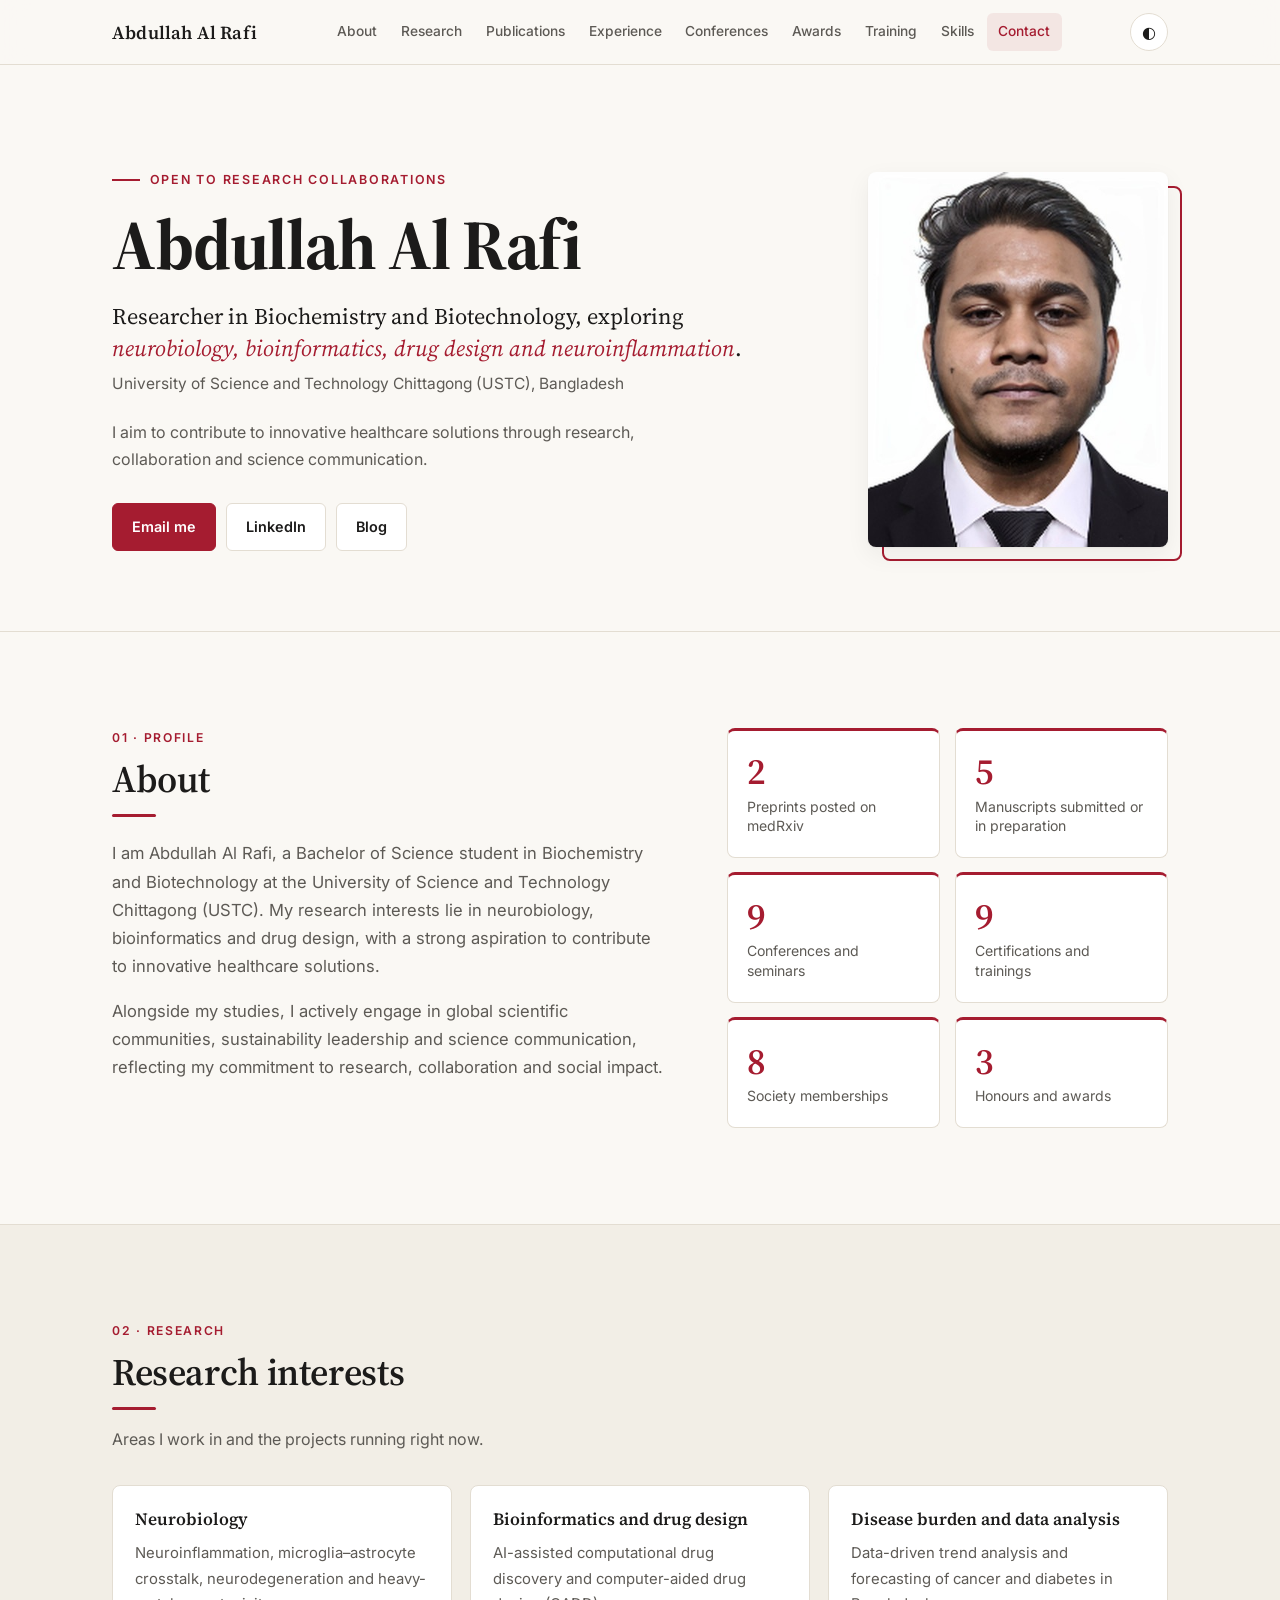
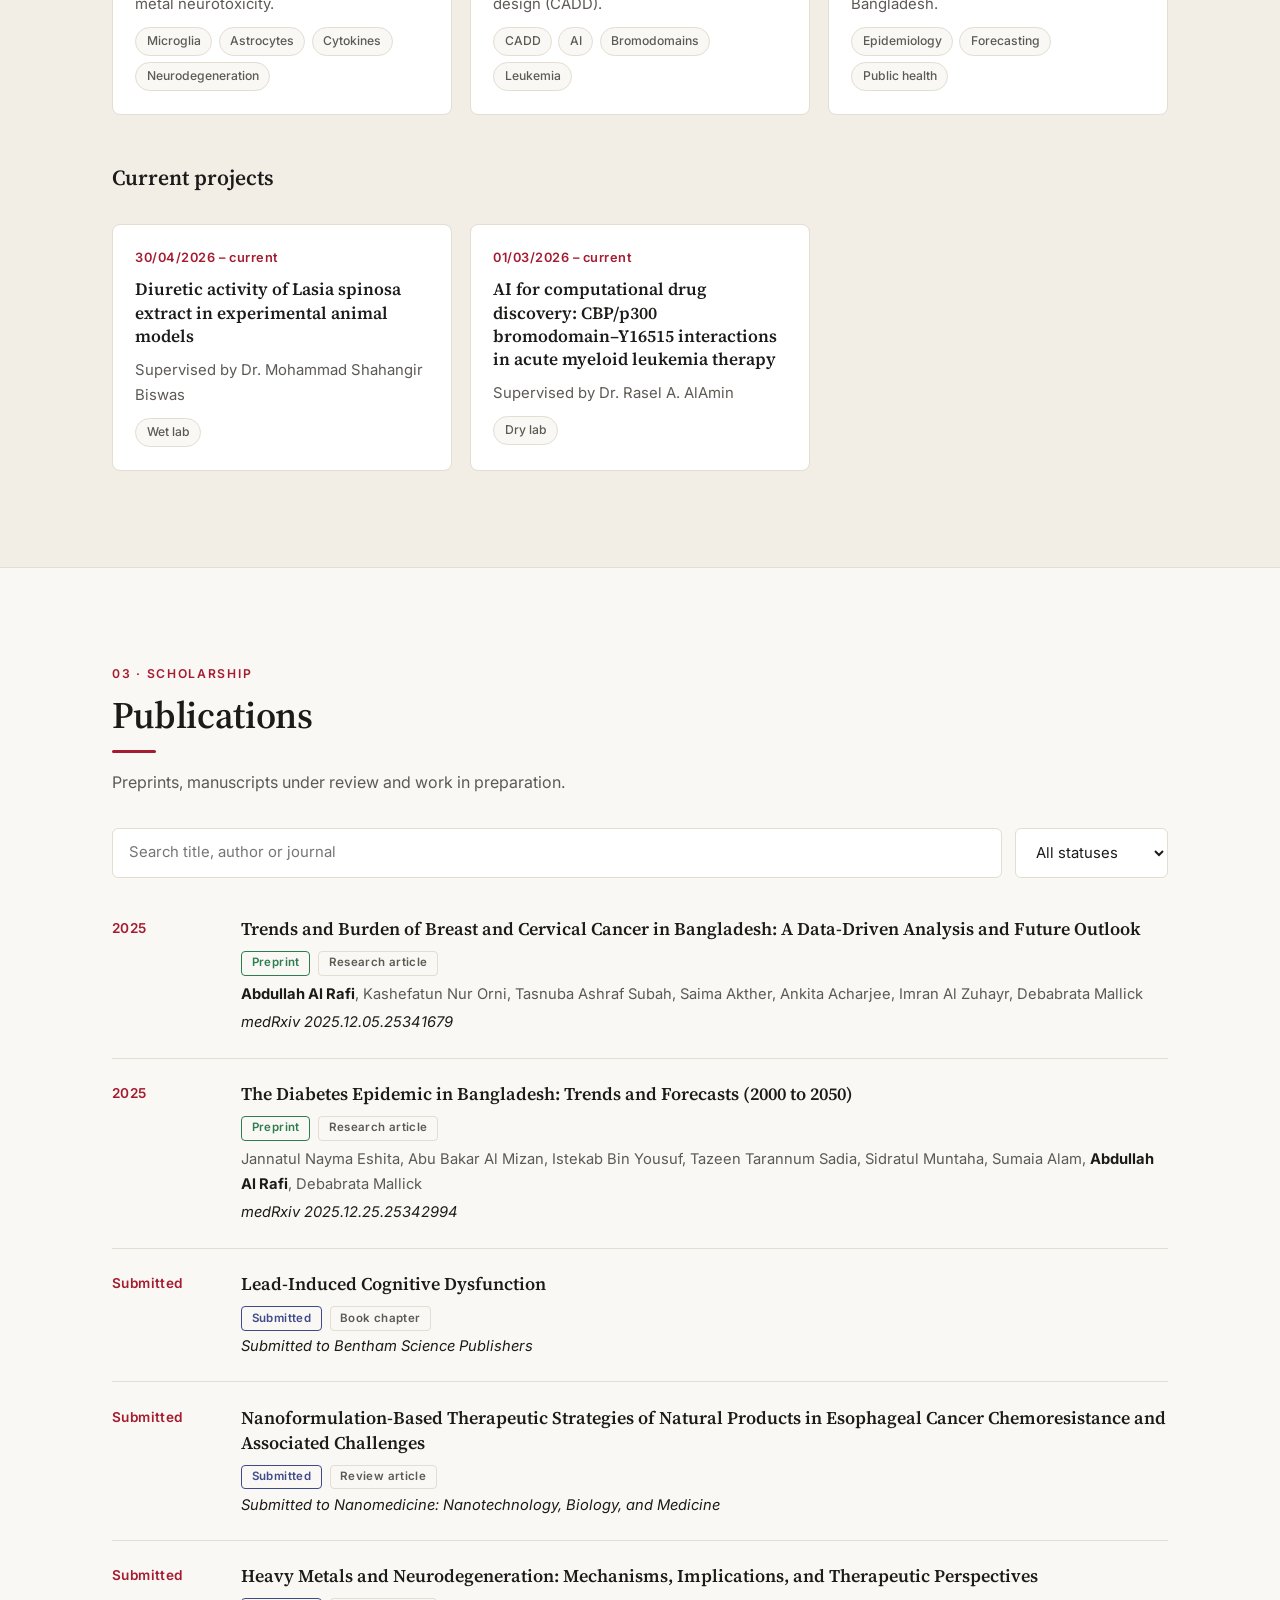
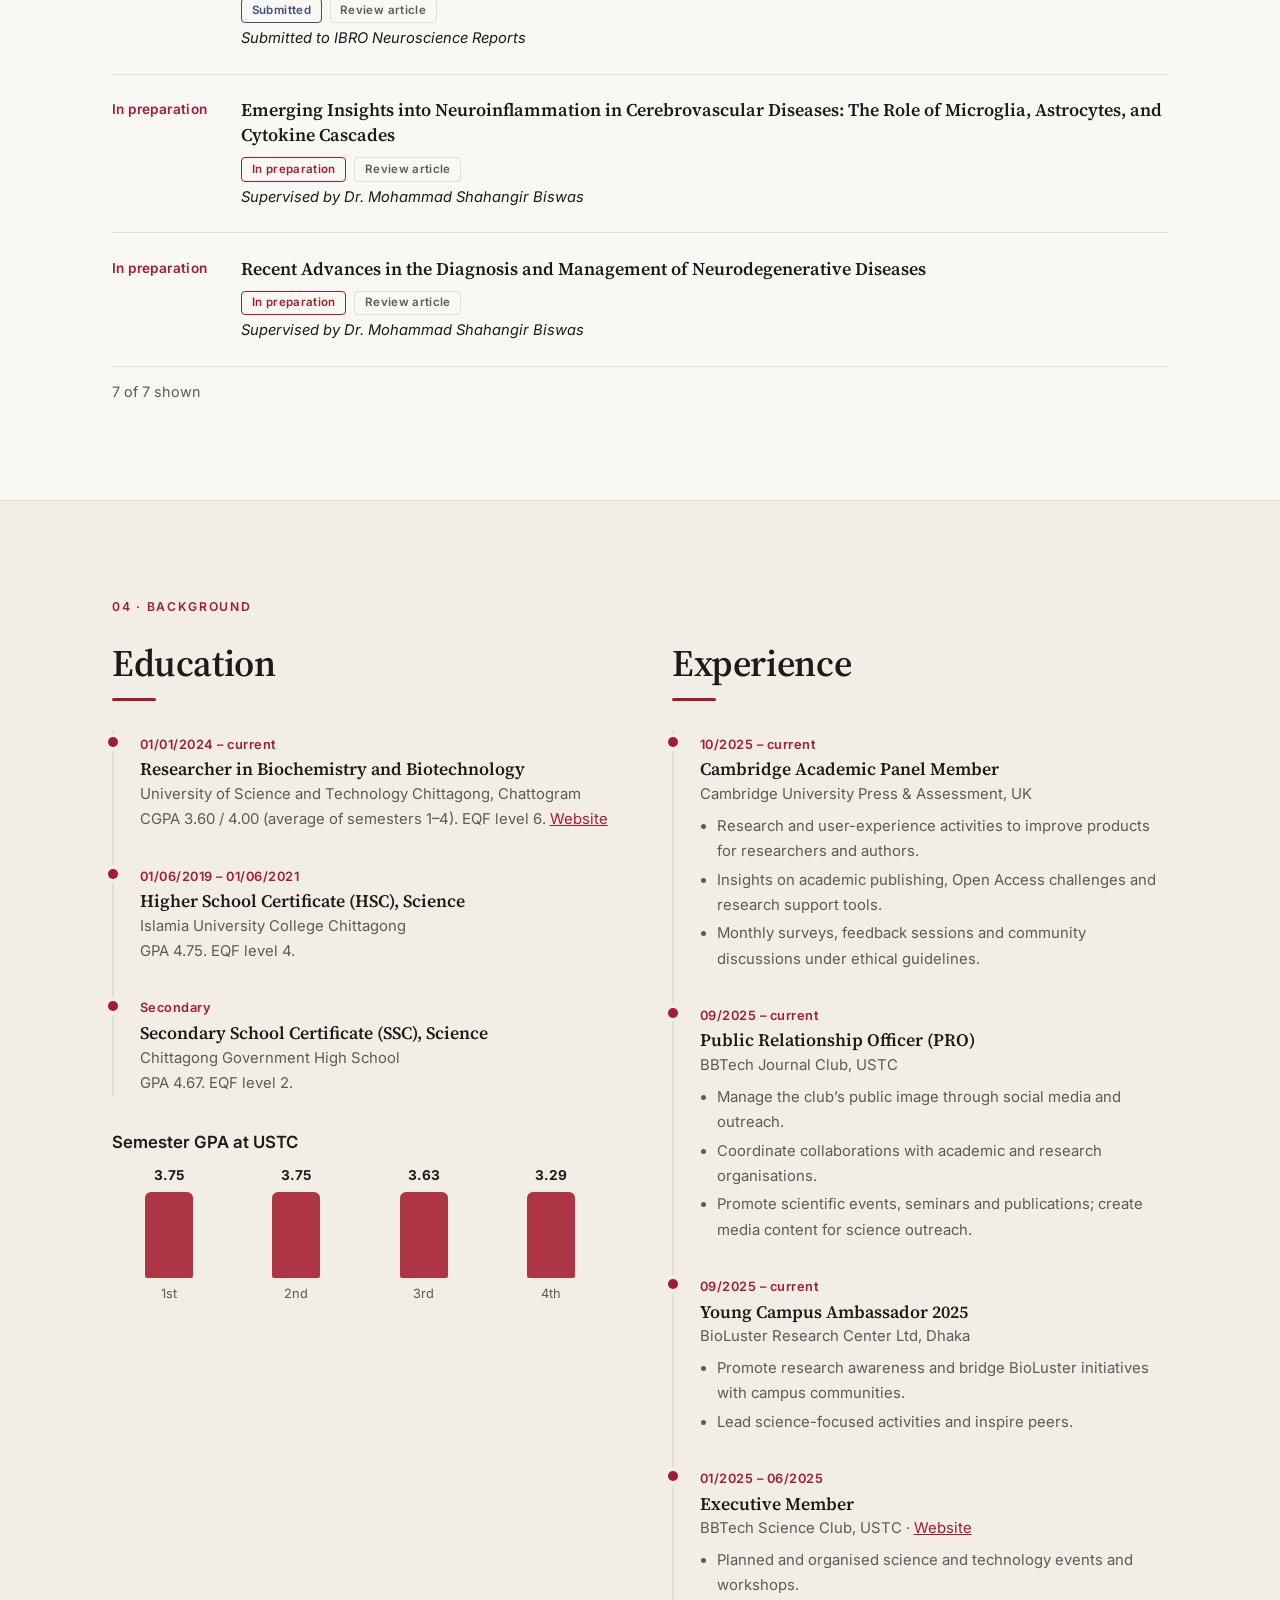
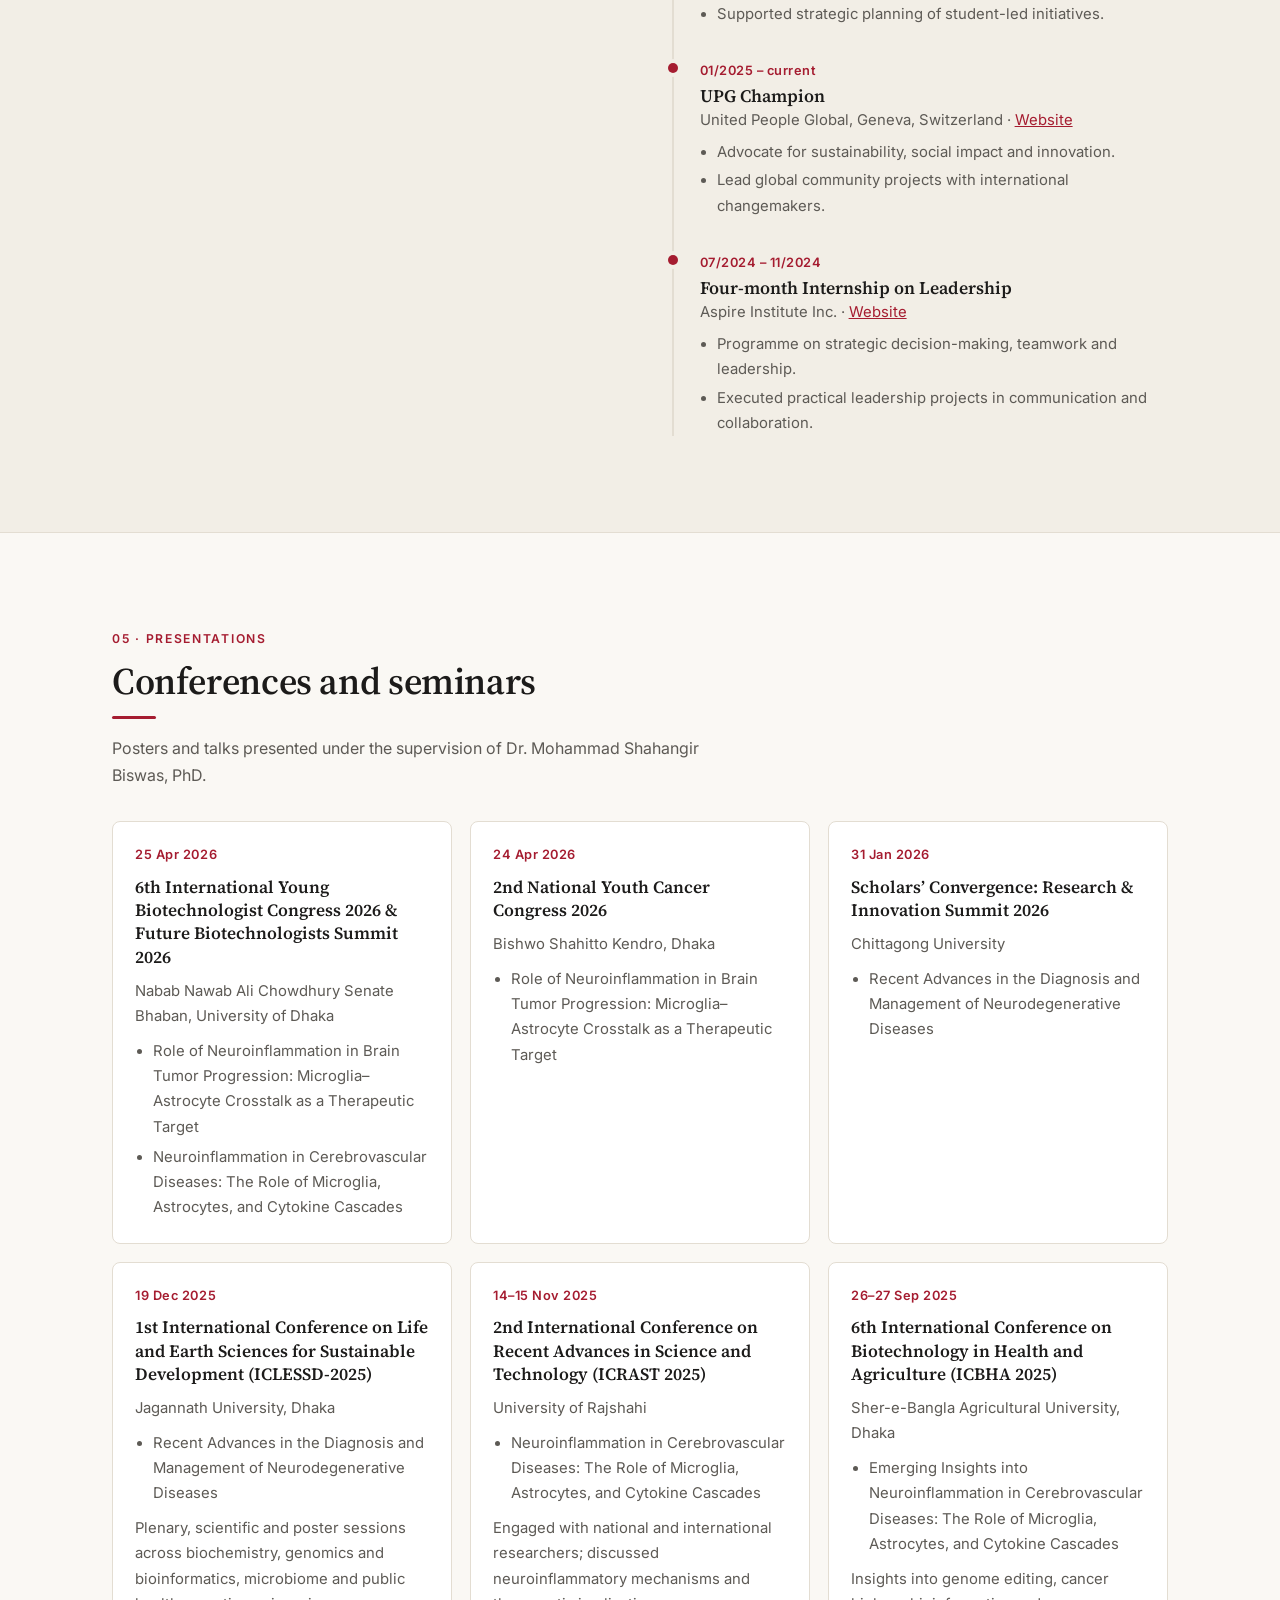
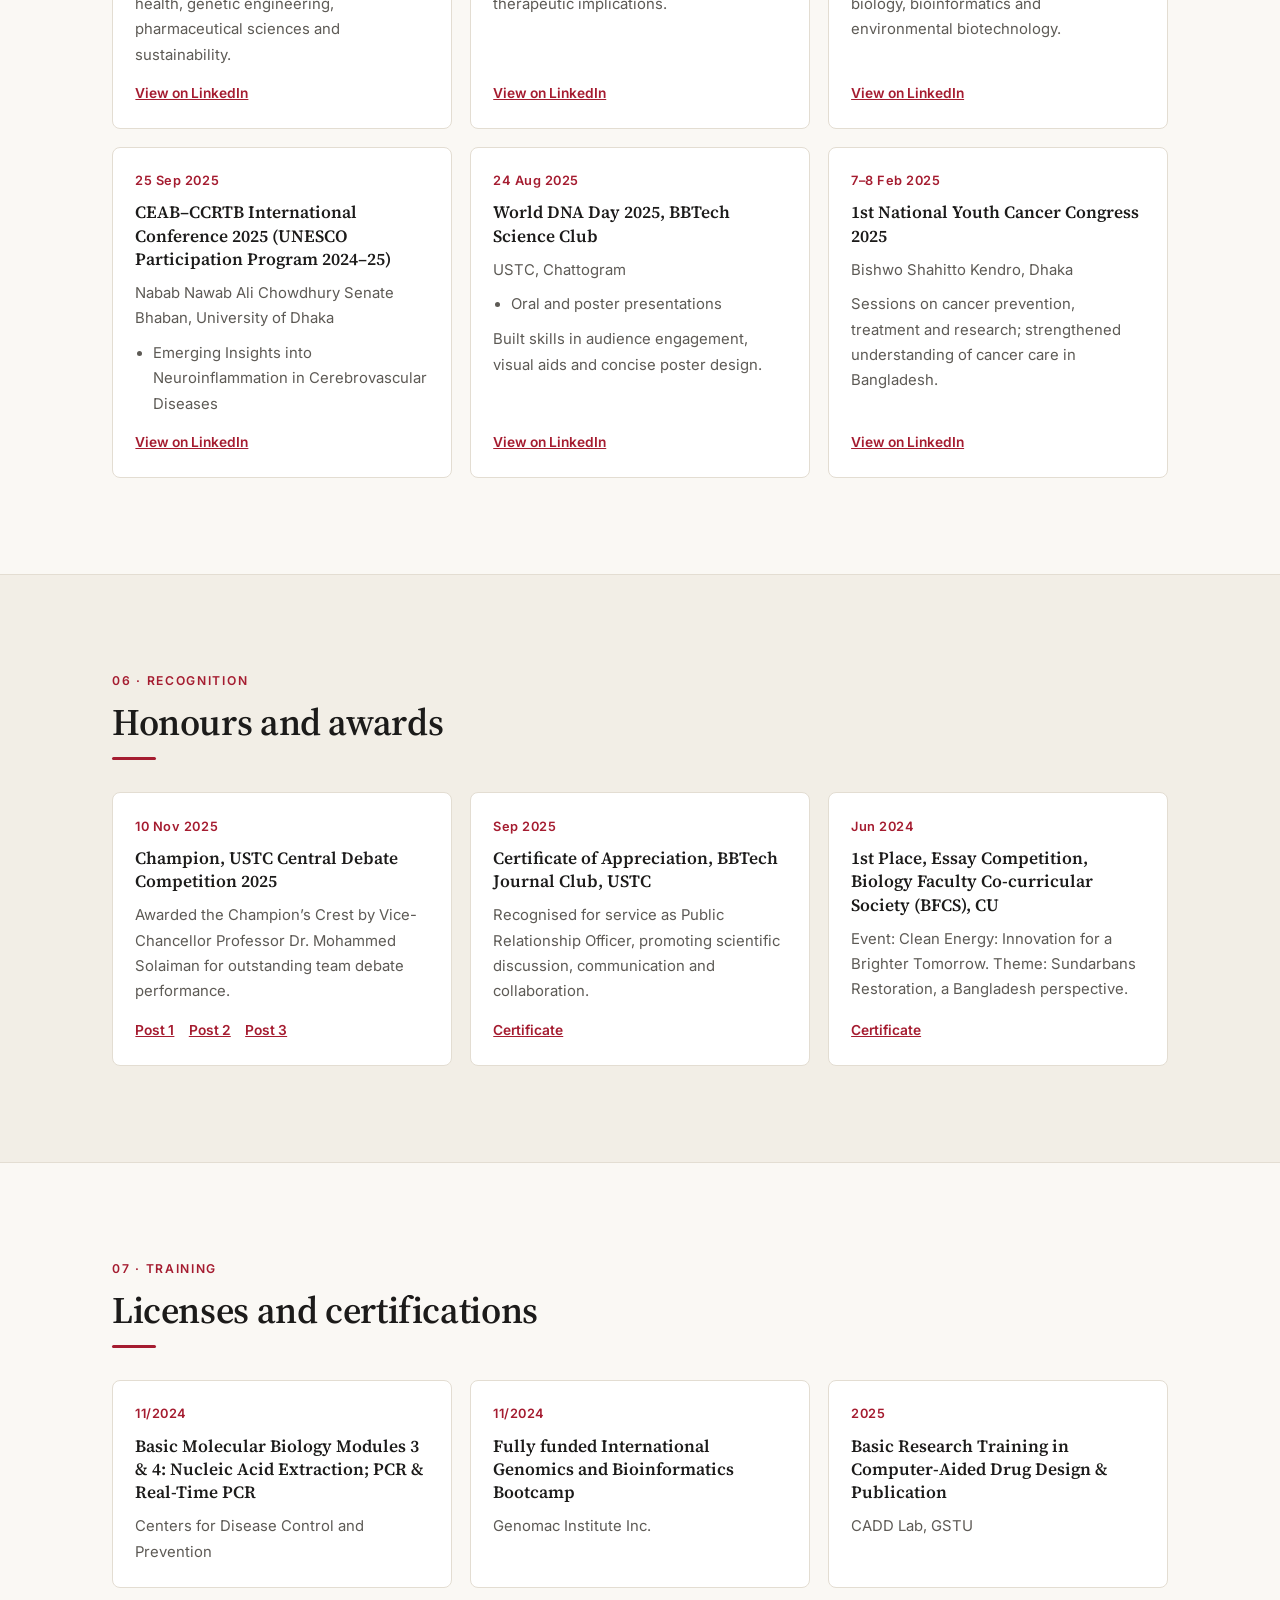
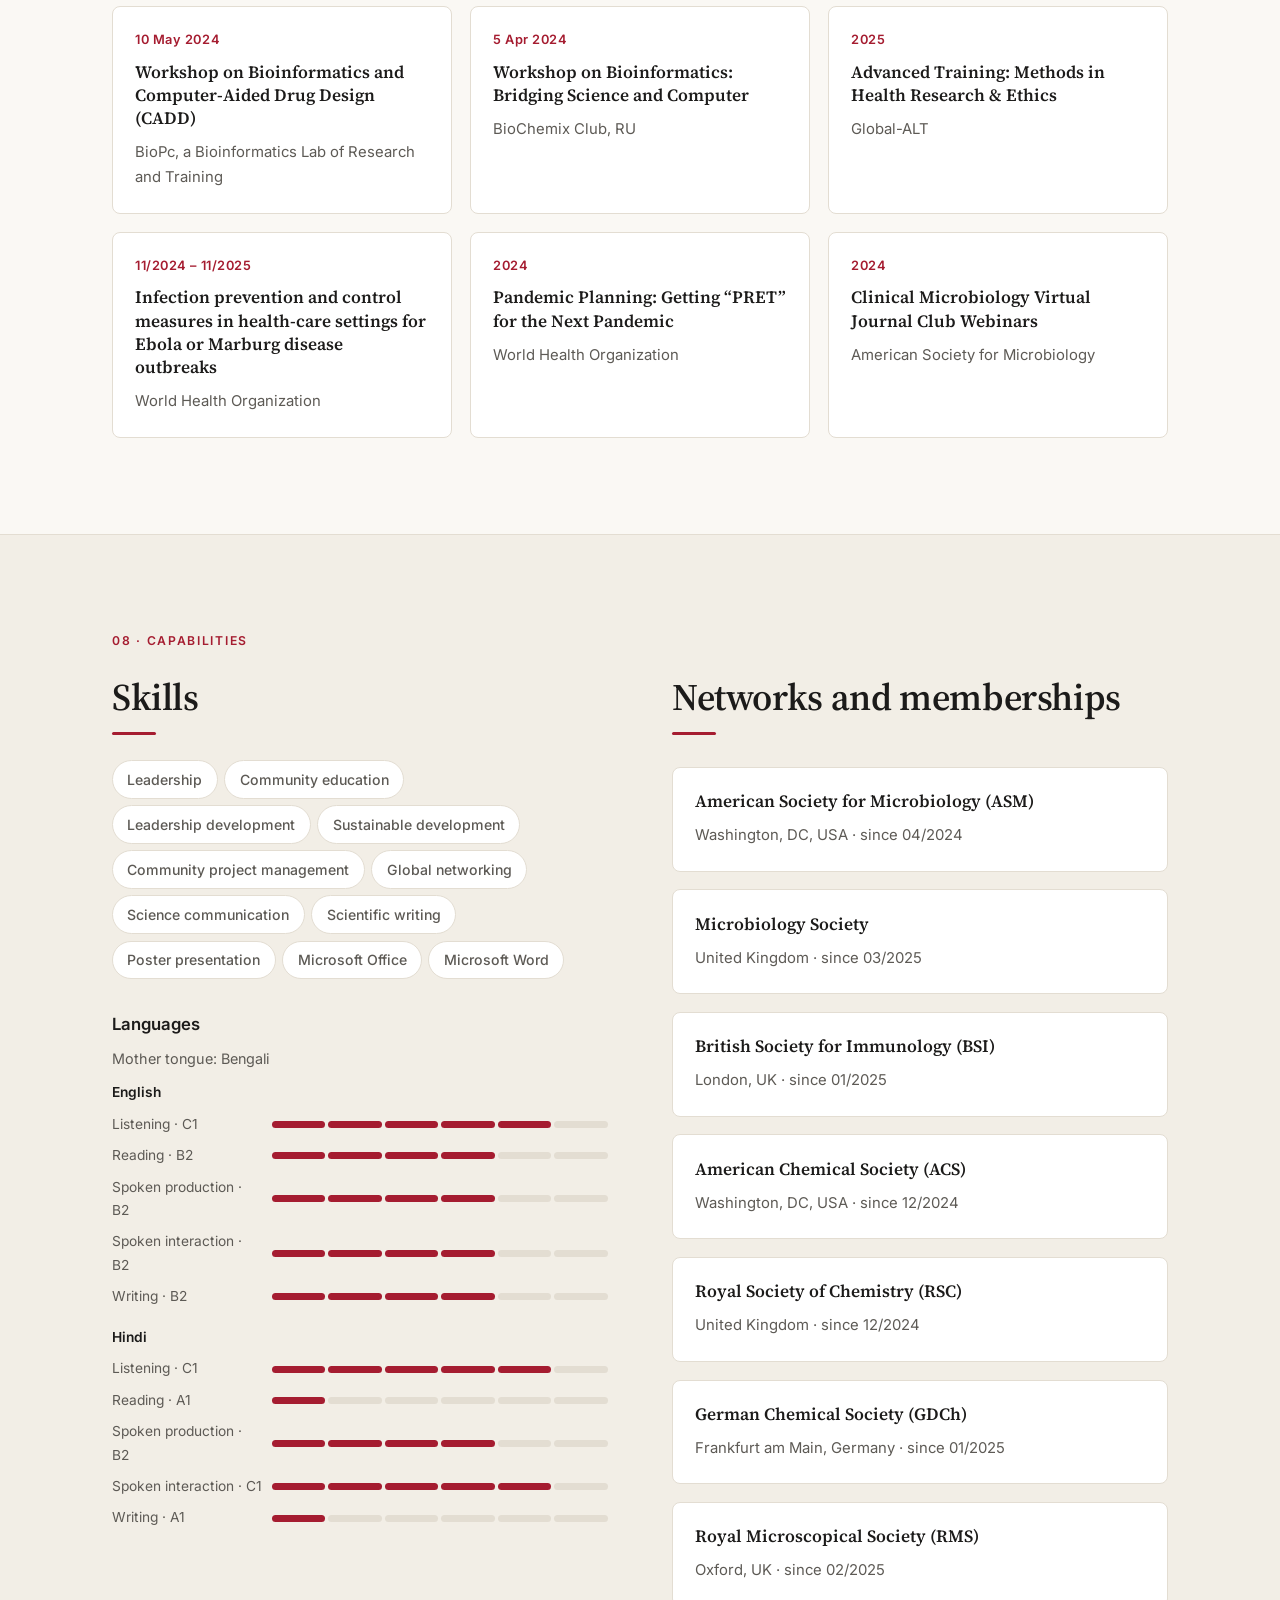
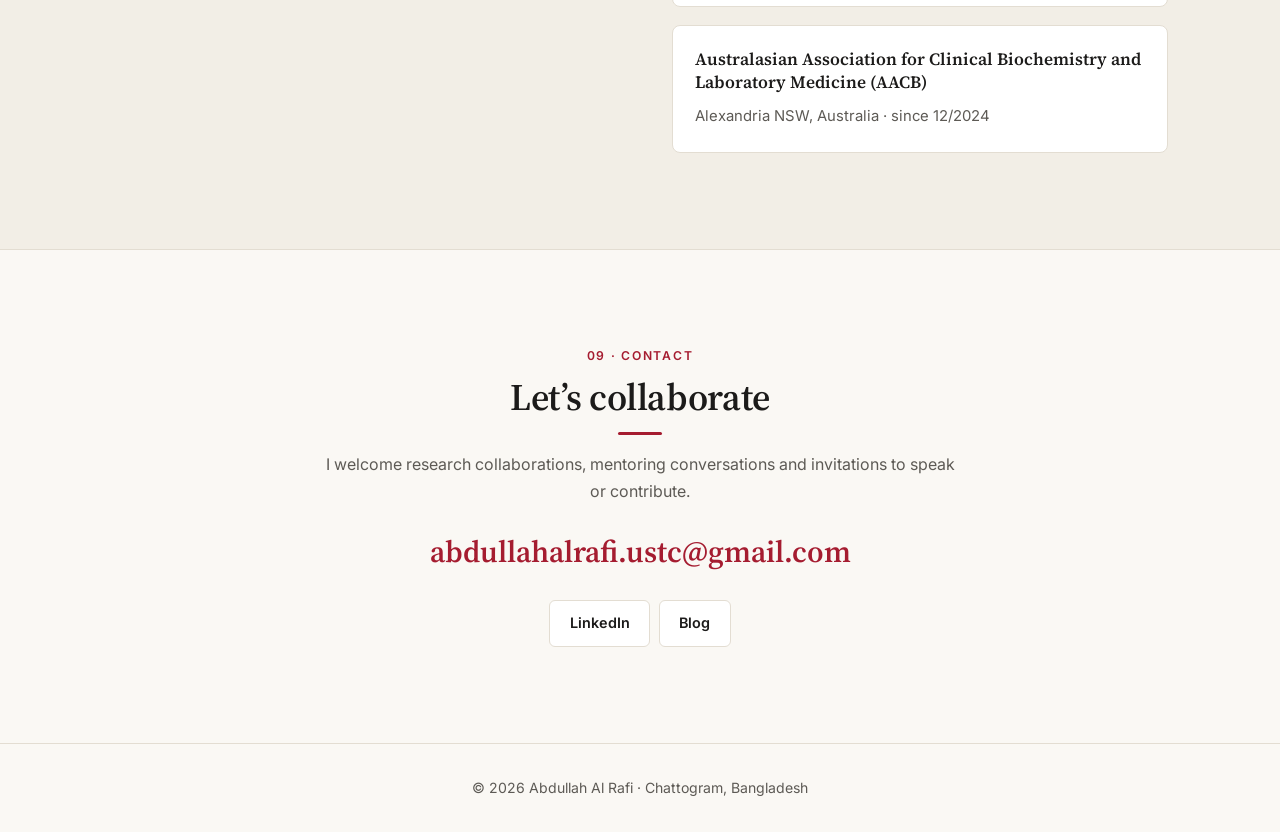
<file: index.html>
<!DOCTYPE html>
<html lang="en">
<head>
<meta charset="utf-8">
<meta name="viewport" content="width=device-width, initial-scale=1">
<title>Abdullah Al Rafi – Biochemistry, Neurobiology and Bioinformatics</title>
<meta name="description" content=" Abdullah Al Rafi: Researcher in Biochemistry and Biotechnology at USTC. Neurobiology, bioinformatics and drug design research.">
<meta name="theme-color" content="#a51c30">
<link rel="preconnect" href="https://fonts.googleapis.com">
<link rel="preconnect" href="https://fonts.gstatic.com" crossorigin>
<link href="https://fonts.googleapis.com/css2?family=Inter:wght@400;500;600&family=Source+Serif+4:ital,opsz,wght@0,8..60,400;0,8..60,600;0,8..60,700;1,8..60,400&display=swap" rel="stylesheet">
<link rel="stylesheet" href="style.css">
</head>
<meta name="google-site-verification" content="eIvWjNUUnLKub5nAFZMz-VLwz19Vn5_VC30PmeZTAQ8"/>
<body>
<a class="skip" href="#about">Skip to content</a>
<div id="bar" aria-hidden="true"></div>

<nav id="nav" aria-label="Primary">
  <div class="wrap">
    <a class="brand" href="#top-anchor" id="brand">Abdullah Al Rafi</a>
    <ul id="menu"></ul>
    <div class="nav-tools">
      <button id="theme" type="button" aria-label="Switch light or dark theme">◐</button>
      <button id="burger" type="button" aria-label="Open menu" aria-expanded="false" aria-controls="menu"><span></span><span></span><span></span></button>
    </div>
  </div>
</nav>

<header class="hero" id="top-anchor">
  <div class="wrap">
    <div class="hero-text">
      <p class="eyebrow" id="hello"></p>
      <h1 id="hname"></h1>
      <p class="role" id="line"></p>
      <p class="aff" id="aff"></p>
      <p class="pitch" id="pitch"></p>
      <div class="links" id="heroLinks"></div>
    </div>
    <figure class="photo" id="photo"></figure>
  </div>
</header>

<main>
<section id="about"><div class="wrap about">
  <div class="reveal"><p class="kicker">01 · Profile</p><h2>About</h2><div class="prose" id="bio"></div></div>
  <div class="stats reveal" id="stats"></div>
</div></section>

<section id="research" class="alt"><div class="wrap">
  <div class="reveal"><p class="kicker">02 · Research</p><h2>Research interests</h2><p class="sub">Areas I work in and the projects running right now.</p></div>
  <div class="grid reveal" id="interests"></div>
  <h3 class="subhead reveal">Current projects</h3>
  <div class="grid reveal" id="projects"></div>
</div></section>

<section id="pubs"><div class="wrap">
  <div class="reveal"><p class="kicker">03 · Scholarship</p><h2>Publications</h2><p class="sub">Preprints, manuscripts under review and work in preparation.</p></div>
  <div class="tools reveal"><input id="q" type="search" placeholder="Search title, author or journal" aria-label="Search publications"><select id="ty" aria-label="Filter by status"></select></div>
  <div id="pubList"></div><p class="note" id="pubCount" aria-live="polite"></p>
</div></section>

<section id="path" class="alt"><div class="wrap">
  <p class="kicker reveal">04 · Background</p>
  <div class="two">
    <div class="reveal"><h2>Education</h2><div class="tl" id="edu"></div>
      <h3 class="subhead small">Semester GPA at USTC</h3><div class="gpa" id="gpa"></div></div>
    <div class="reveal"><h2>Experience</h2><div class="tl" id="exp"></div></div>
  </div>
</div></section>

<section id="conf"><div class="wrap">
  <div class="reveal"><p class="kicker">05 · Presentations</p><h2>Conferences and seminars</h2><p class="sub">Posters and talks presented under the supervision of Dr. Mohammad Shahangir Biswas, PhD.</p></div>
  <div class="grid reveal" id="confGrid"></div>
</div></section>

<section id="awards" class="alt"><div class="wrap">
  <div class="reveal"><p class="kicker">06 · Recognition</p><h2>Honours and awards</h2></div>
  <div class="grid reveal" id="awardGrid"></div>
</div></section>

<section id="learn"><div class="wrap">
  <div class="reveal"><p class="kicker">07 · Training</p><h2>Licenses and certifications</h2></div>
  <div class="grid reveal" id="certGrid"></div>
</div></section>

<section id="skills" class="alt"><div class="wrap">
  <p class="kicker reveal">08 · Capabilities</p>
  <div class="two">
    <div class="reveal"><h2>Skills</h2><div class="tags big-tags" id="skillTags"></div>
      <h3 class="subhead small">Languages</h3><p class="note" id="mother"></p><div class="lang" id="langs"></div></div>
    <div class="reveal"><h2>Networks and memberships</h2><div class="grid one" id="member"></div></div>
  </div>
</div></section>

<section id="code" hidden><div class="wrap"><h2>Code, live from GitHub</h2><div class="grid" id="repos"></div><p class="note" id="rnote"></p></div></section>

<section id="contact" class="contact"><div class="wrap reveal">
  <p class="kicker">09 · Contact</p>
  <h2>Let’s collaborate</h2><p class="sub" id="cta"></p>
  <a class="big" id="bigmail" href="#"></a><div class="links" id="contactLinks"></div>
</div></section>
</main>

<footer><div class="wrap">© <span id="yr"></span> Abdullah Al Rafi · Chattogram, Bangladesh</div></footer>
<button id="top" type="button" aria-label="Back to top">↑</button>

<script src="data.js"></script>
<script src="script.js"></script>
</body>
</html>
</file>
<file: style.css>
/* ===== Design tokens ===== */
:root{
  --bg:#faf8f4;--alt:#f2eee6;--panel:#fff;--ink:#1c1b1a;--mute:#5d5a55;--line:#e3ddd2;
  --accent:#a51c30;--accent-ink:#fff;--soft:rgba(165,28,48,.08);--ok:#2e7d4f;--vio:#3f4a8a;
  --serif:'Source Serif 4',Georgia,'Times New Roman',serif;
  --sans:'Inter','Segoe UI',system-ui,-apple-system,sans-serif;
  --r:8px;--shadow:0 1px 2px rgba(28,27,26,.05),0 8px 24px rgba(28,27,26,.06);
}
@media(prefers-color-scheme:dark){:root:not([data-theme=light]){
  --bg:#141211;--alt:#1a1716;--panel:#1f1c1b;--ink:#efeae3;--mute:#a8a199;--line:#332e2b;
  --accent:#e0566a;--accent-ink:#141211;--soft:rgba(224,86,106,.12);--ok:#5fcf8f;--vio:#9aa6ff;--shadow:none}}
:root[data-theme=dark]{
  --bg:#141211;--alt:#1a1716;--panel:#1f1c1b;--ink:#efeae3;--mute:#a8a199;--line:#332e2b;
  --accent:#e0566a;--accent-ink:#141211;--soft:rgba(224,86,106,.12);--ok:#5fcf8f;--vio:#9aa6ff;--shadow:none}

/* ===== Base ===== */
*,*::before,*::after{box-sizing:border-box}
*{margin:0}
html{scroll-behavior:smooth;scroll-padding-top:80px;-webkit-text-size-adjust:100%}
body{background:var(--bg);color:var(--ink);font:400 1rem/1.7 var(--sans);-webkit-font-smoothing:antialiased;overflow-x:hidden}
img{max-width:100%;display:block}
a{color:inherit}
:focus-visible{outline:2px solid var(--accent);outline-offset:3px;border-radius:4px}
.skip{position:absolute;left:-999px;top:0;background:var(--accent);color:var(--accent-ink);padding:.6rem 1rem;z-index:100}
.skip:focus{left:0}
.wrap{width:100%;max-width:1120px;margin:0 auto;padding:0 clamp(1rem,4vw,2rem)}
[hidden]{display:none!important}
#bar{position:fixed;top:0;left:0;height:3px;width:0;z-index:50;background:var(--accent)}

/* ===== Navigation ===== */
nav{position:sticky;top:0;z-index:40;background:color-mix(in srgb,var(--bg) 88%,transparent);backdrop-filter:blur(14px);-webkit-backdrop-filter:blur(14px);border-bottom:1px solid var(--line)}
nav .wrap{display:flex;align-items:center;justify-content:space-between;height:64px;gap:1rem}
.brand{font:600 1.15rem var(--serif);text-decoration:none;letter-spacing:.01em;white-space:nowrap}
#menu{display:flex;gap:.1rem;list-style:none;padding:0}
#menu a{display:block;padding:.45rem .7rem;border-radius:6px;text-decoration:none;font-size:.86rem;font-weight:500;color:var(--mute);transition:color .2s,background .2s;white-space:nowrap}
#menu a:hover{color:var(--ink)}
#menu a.on{color:var(--accent);background:var(--soft)}
.nav-tools{display:flex;gap:.5rem;align-items:center}
#theme,#burger{width:38px;height:38px;border-radius:50%;border:1px solid var(--line);background:var(--panel);color:var(--ink);cursor:pointer;font-size:1rem;display:grid;place-items:center;transition:border-color .2s}
#theme:hover,#burger:hover{border-color:var(--accent)}
#burger{display:none;gap:3px;align-content:center}
#burger span{display:block;width:16px;height:2px;background:currentColor;border-radius:2px;transition:transform .25s,opacity .2s}
#burger[aria-expanded=true] span:nth-child(1){transform:translateY(5px) rotate(45deg)}
#burger[aria-expanded=true] span:nth-child(2){opacity:0}
#burger[aria-expanded=true] span:nth-child(3){transform:translateY(-5px) rotate(-45deg)}

/* ===== Hero ===== */
.hero{padding:clamp(3rem,9vw,6.5rem) 0 clamp(3rem,7vw,5rem);border-bottom:1px solid var(--line)}
.hero .wrap{display:grid;grid-template-columns:1fr minmax(220px,300px);gap:clamp(2rem,6vw,5rem);align-items:center}
.eyebrow{display:flex;align-items:center;gap:.6rem;font-size:.78rem;font-weight:600;letter-spacing:.14em;text-transform:uppercase;color:var(--accent);margin-bottom:1.1rem}
.eyebrow::before{content:"";width:28px;height:2px;background:var(--accent)}
.hero h1{font:700 clamp(2.4rem,6vw,4.4rem)/1.05 var(--serif);letter-spacing:-.02em}
.role{font:400 clamp(1.1rem,2.2vw,1.4rem)/1.45 var(--serif);margin-top:1.2rem}
.role em{color:var(--accent);font-style:italic}
.aff{color:var(--mute);margin-top:.35rem;font-size:.97rem}
.pitch{max-width:56ch;color:var(--mute);margin:1.3rem 0 1.9rem}
.links{display:flex;flex-wrap:wrap;gap:.6rem}
.btn{display:inline-block;padding:.65rem 1.2rem;border-radius:6px;font-weight:600;font-size:.9rem;text-decoration:none;border:1px solid var(--line);background:var(--panel);transition:transform .2s,border-color .2s,background .2s,color .2s}
.btn:hover{border-color:var(--accent);color:var(--accent);transform:translateY(-1px)}
.btn.main{background:var(--accent);color:var(--accent-ink);border-color:var(--accent)}
.btn.main:hover{color:var(--accent-ink);filter:brightness(1.1)}
.photo{position:relative;width:100%;max-width:300px;aspect-ratio:4/5;justify-self:end}
.photo::after{content:"";position:absolute;inset:14px -14px -14px 14px;border:2px solid var(--accent);border-radius:var(--r);z-index:0}
.photo img,.photo .ini{position:relative;z-index:1;width:100%;height:100%;object-fit:cover;border-radius:var(--r);background:var(--alt);box-shadow:var(--shadow)}
.photo .ini{display:grid;place-items:center;font:700 4rem var(--serif);color:var(--accent)}

/* ===== Sections ===== */
section{padding:clamp(3.5rem,8vw,6rem) 0}
section.alt{background:var(--alt);border-block:1px solid var(--line)}
.kicker{font-size:.76rem;font-weight:600;letter-spacing:.14em;text-transform:uppercase;color:var(--accent);margin-bottom:.6rem}
h2{font:600 clamp(1.7rem,3.4vw,2.35rem)/1.15 var(--serif);letter-spacing:-.01em;margin-bottom:.7rem}
h2::after{content:"";display:block;width:44px;height:3px;background:var(--accent);margin-top:.8rem;border-radius:2px}
.sub{color:var(--mute);max-width:64ch;margin-top:1rem}
.subhead{font:600 1.35rem var(--serif);margin:3rem 0 1.2rem}
.subhead.small{font:600 1.05rem var(--sans);margin:2.2rem 0 .8rem}
.note{color:var(--mute);font-size:.9rem;margin-top:.8rem}
.grid{display:grid;grid-template-columns:repeat(auto-fill,minmax(min(100%,310px),1fr));gap:1.1rem;margin-top:2rem}
.grid.one{grid-template-columns:1fr}

/* ===== About ===== */
.about{display:grid;grid-template-columns:1.25fr 1fr;gap:clamp(2rem,5vw,4rem);align-items:start}
.prose{margin-top:1.4rem}
.prose p{color:var(--mute);font-size:1.04rem}
.prose p+p{margin-top:1rem}
.stats{display:grid;grid-template-columns:1fr 1fr;gap:.9rem}
.stat{padding:1.3rem 1.2rem;border-radius:var(--r);background:var(--panel);border:1px solid var(--line);border-top:3px solid var(--accent)}
.stat strong{display:block;font:600 2.3rem/1.1 var(--serif);color:var(--accent)}
.stat span{color:var(--mute);font-size:.88rem;line-height:1.4;display:block;margin-top:.3rem}

/* ===== Cards ===== */
.card{display:flex;flex-direction:column;gap:.6rem;padding:1.4rem;background:var(--panel);border:1px solid var(--line);border-radius:var(--r);text-decoration:none;transition:border-color .25s,transform .25s,box-shadow .25s}
.card:hover{border-color:var(--accent);box-shadow:var(--shadow)}
a.card:hover{transform:translateY(-3px)}
.card h3{font:600 1.08rem/1.35 var(--serif)}
.card p,.card li{color:var(--mute);font-size:.93rem}
.card ul{padding-left:1.1rem;display:grid;gap:.3rem}
.when{color:var(--accent);font-weight:600;font-size:.8rem;letter-spacing:.04em}
.tags{display:flex;flex-wrap:wrap;gap:.4rem}
.tags i{font-style:normal;font-size:.76rem;font-weight:500;padding:.2rem .65rem;border:1px solid var(--line);border-radius:999px;color:var(--mute);background:var(--bg)}
.big-tags{margin-top:1.6rem}
.big-tags i{font-size:.88rem;padding:.4rem .9rem;background:var(--panel)}
.lk{display:flex;flex-wrap:wrap;gap:.9rem;font-size:.86rem;font-weight:600;margin-top:auto;padding-top:.3rem}
.lk a{color:var(--accent)}
.meta{display:flex;gap:1rem;font-size:.85rem;color:var(--mute)}
.dot{display:inline-block;width:9px;height:9px;border-radius:50%;background:var(--accent);margin-right:.4rem}

/* ===== Publications ===== */
.tools{display:flex;gap:.8rem;flex-wrap:wrap;margin-top:2rem}
.tools input,.tools select{background:var(--panel);color:var(--ink);border:1px solid var(--line);border-radius:6px;padding:.7rem 1rem;font:inherit;font-size:.93rem}
.tools input{flex:1;min-width:min(100%,220px)}
.tools input:focus,.tools select:focus{outline:2px solid var(--accent);outline-offset:1px;border-color:transparent}
#pubList{margin-top:1rem}
.pub{display:grid;grid-template-columns:110px 1fr;gap:1.2rem;padding:1.4rem 0;border-bottom:1px solid var(--line)}
.pub .yr{font:600 .85rem var(--sans);color:var(--accent);padding-top:.25rem;letter-spacing:.03em}
.pub h3{font:600 1.12rem/1.4 var(--serif);margin-bottom:.4rem}
.pub h3 a{text-decoration:none}.pub h3 a:hover{color:var(--accent);text-decoration:underline}
.pub .au{color:var(--mute);font-size:.92rem;margin-top:.4rem}.pub .au b{color:var(--ink)}
.pub .ve{font-size:.92rem;font-style:italic;margin-top:.2rem}
.tg{display:inline-block;margin:0 .5rem 0 0;font-size:.72rem;font-weight:600;padding:.1rem .6rem;border:1px solid var(--accent);color:var(--accent);border-radius:4px;letter-spacing:.03em}
.tg.ok{border-color:var(--ok);color:var(--ok)}
.tg.sub2{border-color:var(--vio);color:var(--vio)}
.tg.kind{border-color:var(--line);color:var(--mute)}

/* ===== Timeline, GPA, languages ===== */
.two{display:grid;grid-template-columns:1fr 1fr;gap:clamp(2rem,5vw,4rem);margin-top:1.5rem}
.tl{position:relative;margin-top:1.8rem;padding-left:1.6rem;border-left:2px solid var(--line);display:grid;gap:1.8rem}
.tl>div{position:relative}
.tl>div::before{content:"";position:absolute;left:calc(-1.6rem - 6px);top:.45rem;width:10px;height:10px;border-radius:50%;background:var(--accent);box-shadow:0 0 0 4px var(--alt)}
.tl small{color:var(--accent);font-weight:600;font-size:.8rem;letter-spacing:.04em}
.tl h3{font:600 1.1rem/1.35 var(--serif);margin-top:.1rem}
.tl p,.tl li{color:var(--mute);font-size:.93rem}
.tl ul{padding-left:1.1rem;margin-top:.4rem;display:grid;gap:.2rem}
.tl a{color:var(--accent)}
.gpa{display:flex;align-items:flex-end;gap:.8rem;height:140px}
.gpa div{flex:1;display:flex;flex-direction:column;justify-content:flex-end;align-items:center;gap:.3rem;height:100%;font-size:.8rem;color:var(--mute)}
.gpa em{display:block;width:100%;max-width:48px;border-radius:6px 6px 2px 2px;background:var(--accent);opacity:.88;font-style:normal;transition:height .8s cubic-bezier(.2,.8,.2,1)}
.gpa b{color:var(--ink);font-size:.85rem}
.lang{display:grid;gap:.5rem;font-size:.86rem;color:var(--mute)}
.lang b{color:var(--ink);font-weight:600;margin-top:.6rem}
.lang div{display:grid;grid-template-columns:minmax(110px,150px) 1fr;align-items:center;gap:.6rem}
.seg{display:flex;gap:3px}
.seg i{height:7px;flex:1;border-radius:4px;background:var(--line)}
.seg i.f{background:var(--accent)}

/* ===== Contact & footer ===== */
.contact{text-align:center}
.contact h2::after{margin-inline:auto}
.contact .sub{margin-inline:auto}
.contact .links{justify-content:center}
.big{display:inline-block;margin:1.6rem 0;font:600 clamp(1.05rem,3.4vw,1.9rem) var(--serif);color:var(--accent);text-decoration:none;word-break:break-all;border-bottom:2px solid transparent;transition:border-color .2s}
.big:hover{border-color:var(--accent)}
footer{padding:2rem 0;text-align:center;color:var(--mute);font-size:.88rem;border-top:1px solid var(--line)}
#top{position:fixed;right:1.2rem;bottom:1.2rem;z-index:30;width:44px;height:44px;border-radius:50%;border:1px solid var(--line);background:var(--panel);color:var(--ink);cursor:pointer;opacity:0;pointer-events:none;transition:opacity .25s,border-color .2s;box-shadow:var(--shadow)}
#top:hover{border-color:var(--accent)}
#top.show{opacity:1;pointer-events:auto}

/* ===== Scroll reveal ===== */
.js .reveal{opacity:0;transform:translateY(18px);transition:opacity .7s ease,transform .7s ease}
.js .reveal.in{opacity:1;transform:none}

/* ===== Responsive ===== */
@media(max-width:1020px){
  #burger{display:grid}
  #menu{position:absolute;top:64px;left:0;right:0;flex-direction:column;gap:0;padding:.6rem clamp(1rem,4vw,2rem) 1rem;background:var(--bg);border-bottom:1px solid var(--line);box-shadow:var(--shadow);max-height:0;overflow:hidden;visibility:hidden;opacity:0;transition:opacity .2s}
  #menu.open{max-height:calc(100vh - 64px);overflow-y:auto;visibility:visible;opacity:1}
  #menu a{padding:.75rem .6rem;font-size:.95rem}
}
@media(max-width:860px){
  .hero .wrap,.about,.two{grid-template-columns:1fr}
  .photo{order:-1;max-width:210px;justify-self:start;margin:0 14px 14px 0}
  .pub{grid-template-columns:1fr;gap:.3rem}
}
@media(max-width:520px){
  .stats{grid-template-columns:1fr 1fr;gap:.7rem}
  .stat{padding:1rem .9rem}.stat strong{font-size:1.8rem}
  .btn{flex:1 1 calc(50% - .6rem);text-align:center}
  .lang div{grid-template-columns:1fr}
}
@media(prefers-reduced-motion:reduce){
  *,*::before,*::after{transition:none!important;animation:none!important;scroll-behavior:auto!important}
  .js .reveal{opacity:1;transform:none}
}

/* ===== Print (useful if a reviewer prints the page) ===== */
@media print{
  nav,#top,#bar,.tools,#theme,.skip,.photo::after{display:none!important}
  body{background:#fff;color:#000;font-size:10.5pt}
  section,section.alt{padding:1.2rem 0;background:none;border:0;break-inside:avoid-page}
  .js .reveal{opacity:1;transform:none}
  .card,.stat{box-shadow:none;break-inside:avoid}
  a{text-decoration:none}
}
</file>
